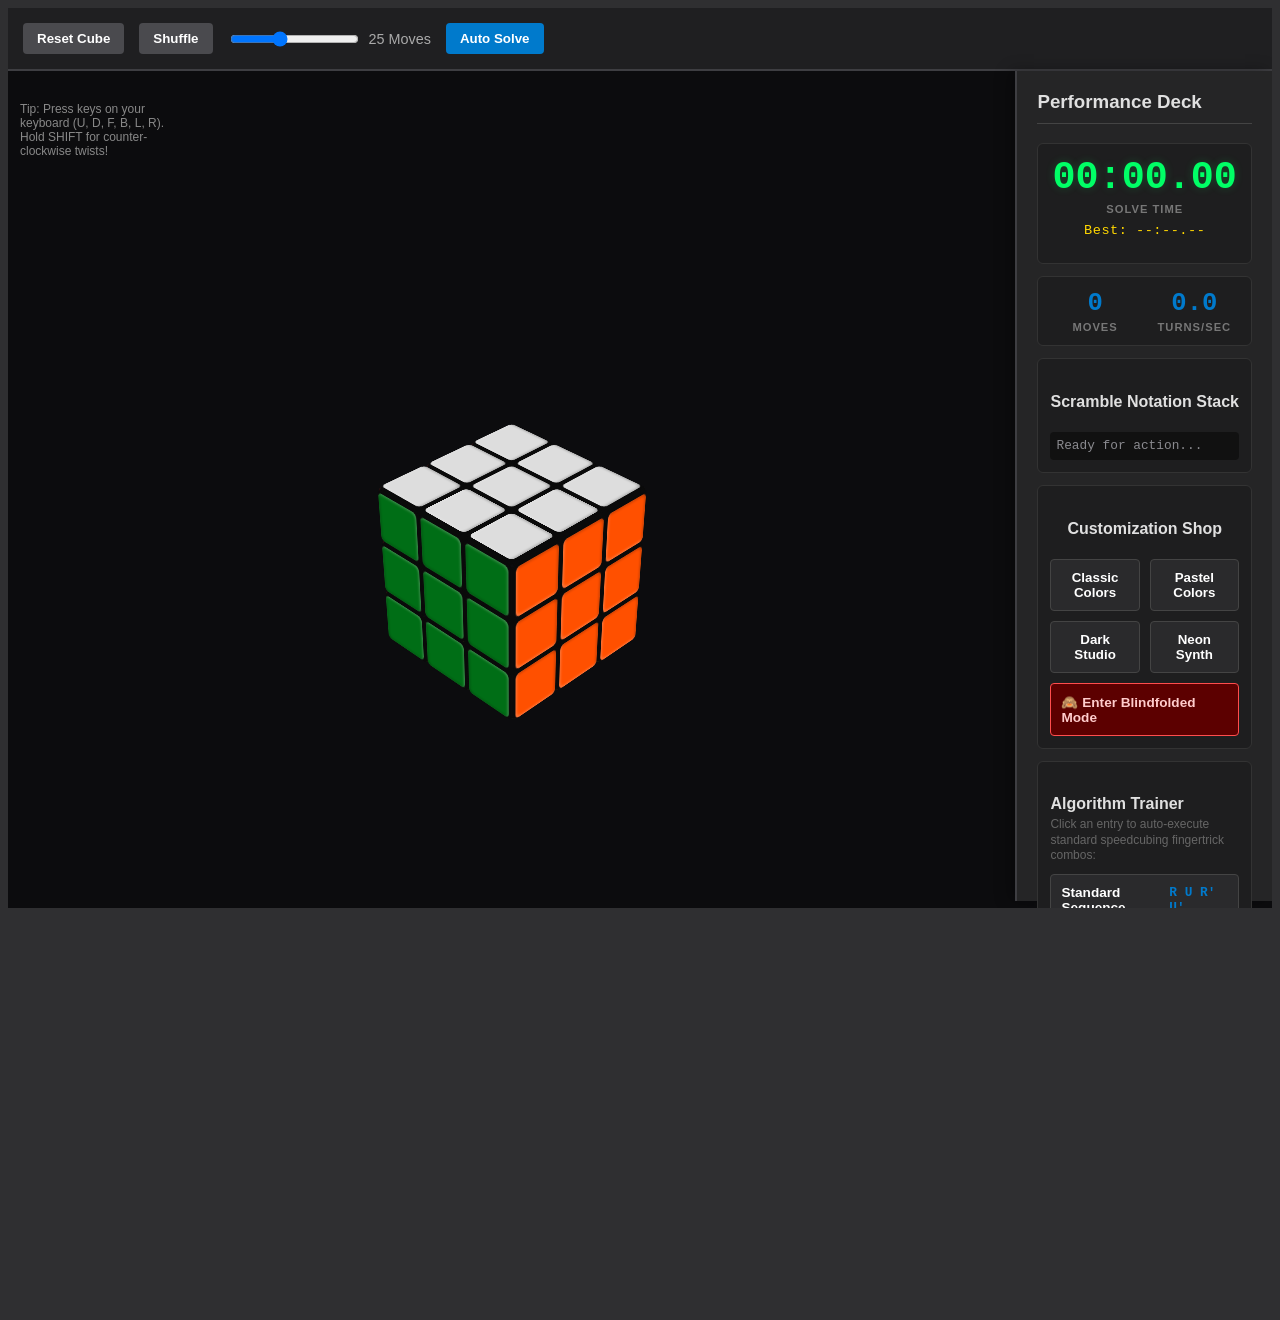
<file: index.html>
<!DOCTYPE html>
<html lang="en">
<head>
  <meta charset="UTF-8">
  <title>Rubik's Cube Simulator - Pro Dashboard</title>
  <meta name="viewport" content="width=device-width, initial-scale=1">
  <link rel="stylesheet" href="styles.css">
</head>
<body>

  <div id="control-panel">
    <button id="reset-button" onclick="resetView()">Reset Cube</button>
    <button id="shuffle-button" onclick="shuffleCube()">Shuffle</button>
    
    <div class="slider-container">
      <input id="shuffle-moves" type="range" min="10" max="50" value="25" oninput="document.getElementById('move-count-label').innerText = this.value">
      <span id="label-text"><span id="move-count-label">25</span> Moves</span>
    </div>

    <button id="solveButton">Auto Solve</button>
  </div>

  <div id="side-controls">
    <p class="control-tip">Tip: Press keys on your keyboard (U, D, F, B, L, R). Hold SHIFT for counter-clockwise twists!</p>
    <button id="rotateTop" style="display:none;"></button>
    <button id="rotateBottom" style="display:none;"></button>
    <button id="rotateFront" style="display:none;"></button>
    <button id="rotateBack" style="display:none;"></button>
    <button id="rotateLeft" style="display:none;"></button>
    <button id="rotateRight" style="display:none;"></button>
  </div>

  <div id="workspace">
    <div class="scene" id="scene">
      <div class="pivot centered" id="pivot" style="transform: rotateX(-35deg) rotateY(-135deg);">
        <div class="cube" id="cube">
          <div class="piece"><div class="element left"></div><div class="element right"></div><div class="element top"></div><div class="element bottom"></div><div class="element back"></div><div class="element front"></div></div>
          <div class="piece"><div class="element left"></div><div class="element right"></div><div class="element top"></div><div class="element bottom"></div><div class="element back"></div><div class="element front"></div></div>
          <div class="piece"><div class="element left"></div><div class="element right"></div><div class="element top"></div><div class="element bottom"></div><div class="element back"></div><div class="element front"></div></div>
          <div class="piece"><div class="element left"></div><div class="element right"></div><div class="element top"></div><div class="element bottom"></div><div class="element back"></div><div class="element front"></div></div>
          <div class="piece"><div class="element left"></div><div class="element right"></div><div class="element top"></div><div class="element bottom"></div><div class="element back"></div><div class="element front"></div></div>
          <div class="piece"><div class="element left"></div><div class="element right"></div><div class="element top"></div><div class="element bottom"></div><div class="element back"></div><div class="element front"></div></div>
          <div class="piece"><div class="element left"></div><div class="element right"></div><div class="element top"></div><div class="element bottom"></div><div class="element back"></div><div class="element front"></div></div>
          <div class="piece"><div class="element left"></div><div class="element right"></div><div class="element top"></div><div class="element bottom"></div><div class="element back"></div><div class="element front"></div></div>
          <div class="piece"><div class="element left"></div><div class="element right"></div><div class="element top"></div><div class="element bottom"></div><div class="element back"></div><div class="element front"></div></div>
          <div class="piece"><div class="element left"></div><div class="element right"></div><div class="element top"></div><div class="element bottom"></div><div class="element back"></div><div class="element front"></div></div>
          <div class="piece"><div class="element left"></div><div class="element right"></div><div class="element top"></div><div class="element bottom"></div><div class="element back"></div><div class="element front"></div></div>
          <div class="piece"><div class="element left"></div><div class="element right"></div><div class="element top"></div><div class="element bottom"></div><div class="element back"></div><div class="element front"></div></div>
          <div class="piece"><div class="element left"></div><div class="element right"></div><div class="element top"></div><div class="element bottom"></div><div class="element back"></div><div class="element front"></div></div>
          <div class="piece"><div class="element left"></div><div class="element right"></div><div class="element top"></div><div class="element bottom"></div><div class="element back"></div><div class="element front"></div></div>
          <div class="piece"><div class="element left"></div><div class="element right"></div><div class="element top"></div><div class="element bottom"></div><div class="element back"></div><div class="element front"></div></div>
          <div class="piece"><div class="element left"></div><div class="element right"></div><div class="element top"></div><div class="element bottom"></div><div class="element back"></div><div class="element front"></div></div>
          <div class="piece"><div class="element left"></div><div class="element right"></div><div class="element top"></div><div class="element bottom"></div><div class="element back"></div><div class="element front"></div></div>
          <div class="piece"><div class="element left"></div><div class="element right"></div><div class="element top"></div><div class="element bottom"></div><div class="element back"></div><div class="element front"></div></div>
          <div class="piece"><div class="element left"></div><div class="element right"></div><div class="element top"></div><div class="element bottom"></div><div class="element back"></div><div class="element front"></div></div>
          <div class="piece"><div class="element left"></div><div class="element right"></div><div class="element top"></div><div class="element bottom"></div><div class="element back"></div><div class="element front"></div></div>
          <div class="piece"><div class="element left"></div><div class="element right"></div><div class="element top"></div><div class="element bottom"></div><div class="element back"></div><div class="element front"></div></div>
          <div class="piece"><div class="element left"></div><div class="element right"></div><div class="element top"></div><div class="element bottom"></div><div class="element back"></div><div class="element front"></div></div>
          <div class="piece"><div class="element left"></div><div class="element right"></div><div class="element top"></div><div class="element bottom"></div><div class="element back"></div><div class="element front"></div></div>
          <div class="piece"><div class="element left"></div><div class="element right"></div><div class="element top"></div><div class="element bottom"></div><div class="element back"></div><div class="element front"></div></div>
          <div class="piece"><div class="element left"></div><div class="element right"></div><div class="element top"></div><div class="element bottom"></div><div class="element back"></div><div class="element front"></div></div>
          <div class="piece"><div class="element left"></div><div class="element right"></div><div class="element top"></div><div class="element bottom"></div><div class="element back"></div><div class="element front"></div></div>
        </div>
      </div>
    </div>

    <div id="tutorial-panel">
      <h3>Performance Deck</h3>
      
      <div class="deck-section">
        <div id="timer-display">00:00.00</div>
        <p class="deck-label">SOLVE TIME</p>
        <p id="pb-display" style="color: #ffd700; font-size: 0.85rem; margin-top: 8px; font-family: monospace; letter-spacing: 0.5px;">
          Best: --:--.--
        </p>
      </div>
      
      <div class="deck-section stats-grid">
        <div>
          <span id="move-counter">0</span>
          <p class="deck-label">MOVES</p>
        </div>
        <div>
          <span id="tps-counter">0.0</span>
          <p class="deck-label">TURNS/SEC</p>
        </div>
      </div>

      <div class="deck-section">
        <h4>Scramble Notation Stack</h4>
        <div id="scramble-log">Ready for action...</div>
      </div>

      <div class="deck-section">
        <h4>Customization Shop</h4>
        <div class="stats-grid" style="margin-bottom: 10px;">
          <button class="algo-btn" onclick="setTheme('standard')" style="text-align: center; justify-content: center; margin: 0;">Classic Colors</button>
          <button class="algo-btn" onclick="setTheme('pastel')" style="text-align: center; justify-content: center; margin: 0;">Pastel Colors</button>
          <button class="algo-btn" onclick="setBackground('dark')" style="text-align: center; justify-content: center; margin: 0;">Dark Studio</button>
          <button class="algo-btn" onclick="setBackground('gradient')" style="text-align: center; justify-content: center; margin: 0;">Neon Synth</button>
        </div>
        <button class="algo-btn" onclick="toggleBlindfold()" id="btn-blindfold" style="justify-content: center; background: #5c0000 !important; border-color: #ff4d4d !important; margin: 0; width: 100%;">
          <span style="font-weight: bold; color: #ffcccc;">🙈 Enter Blindfolded Mode</span>
        </button>
      </div>

      <div class="deck-section algo-trainer">
        <h4>Algorithm Trainer</h4>
        <p class="trainer-tip">Click an entry to auto-execute standard speedcubing fingertrick combos:</p>
        
        <button class="algo-btn" onclick="playAlgorithm(['right', 'top', 'right', 'top'])">
          <span>Standard Sequence</span>
          <small>R U R' U'</small>
        </button>

        <button class="algo-btn" onclick="playAlgorithm(['right', 'top', 'right', 'top', 'right', 'top', 'right', 'top', 'right', 'top', 'right', 'top'])">
          <span>Sune (OLL)</span>
          <small>R U R' U R U2 R'</small>
        </button>

        <button class="algo-btn" onclick="playAlgorithm(['right', 'top', 'right', 'top', 'right', 'front', 'right', 'right', 'top', 'right', 'top', 'right', 'top', 'right', 'front'])">
          <span>T-Permutation</span>
          <small>15-Move PLL Combo</small>
        </button>
      </div>

      <div class="deck-section algo-trainer">
        <h4>Magic Patterns</h4>
        <p class="trainer-tip">Transform a solved cube configuration into geometric art displays:</p>
        
        <button class="algo-btn" onclick="playPattern('checkerboard')">
          <span>Checkerboard Matrix</span>
          <small>U2 D2 R2 L2 F2 B2</small>
        </button>
        
        <button class="algo-btn" onclick="playPattern('cubeincube')">
          <span>Cube-in-a-Cube Nest</span>
          <small>F L F U' R U F2 L2...</small>
        </button>
      </div>

    </div>
  </div> <div id="guide">
    <div class="anchor" id="anchor3" style="transform: translateZ(3px) translateY(-33.33%) rotate(-270deg) translateY(66.67%)"></div>
    <div class="anchor" id="anchor2" style="transform: translateZ(3px) translateY(-33.33%) rotate(-180deg) translateY(66.67%)"></div>
    <div class="anchor" id="anchor1" style="transform: translateZ(3px) translateY(-33.33%) rotate(-90deg) translateY(66.67%)"></div>
    <div class="anchor" id="anchor0" style="transform: translateZ(3px) translateY(-33.33%) rotate(0deg) translateY(66.67%)"></div>
  </div>

  <script src="shuffle.js"></script>
  <script src="deck.js"></script>
</body>
</html>
</file>
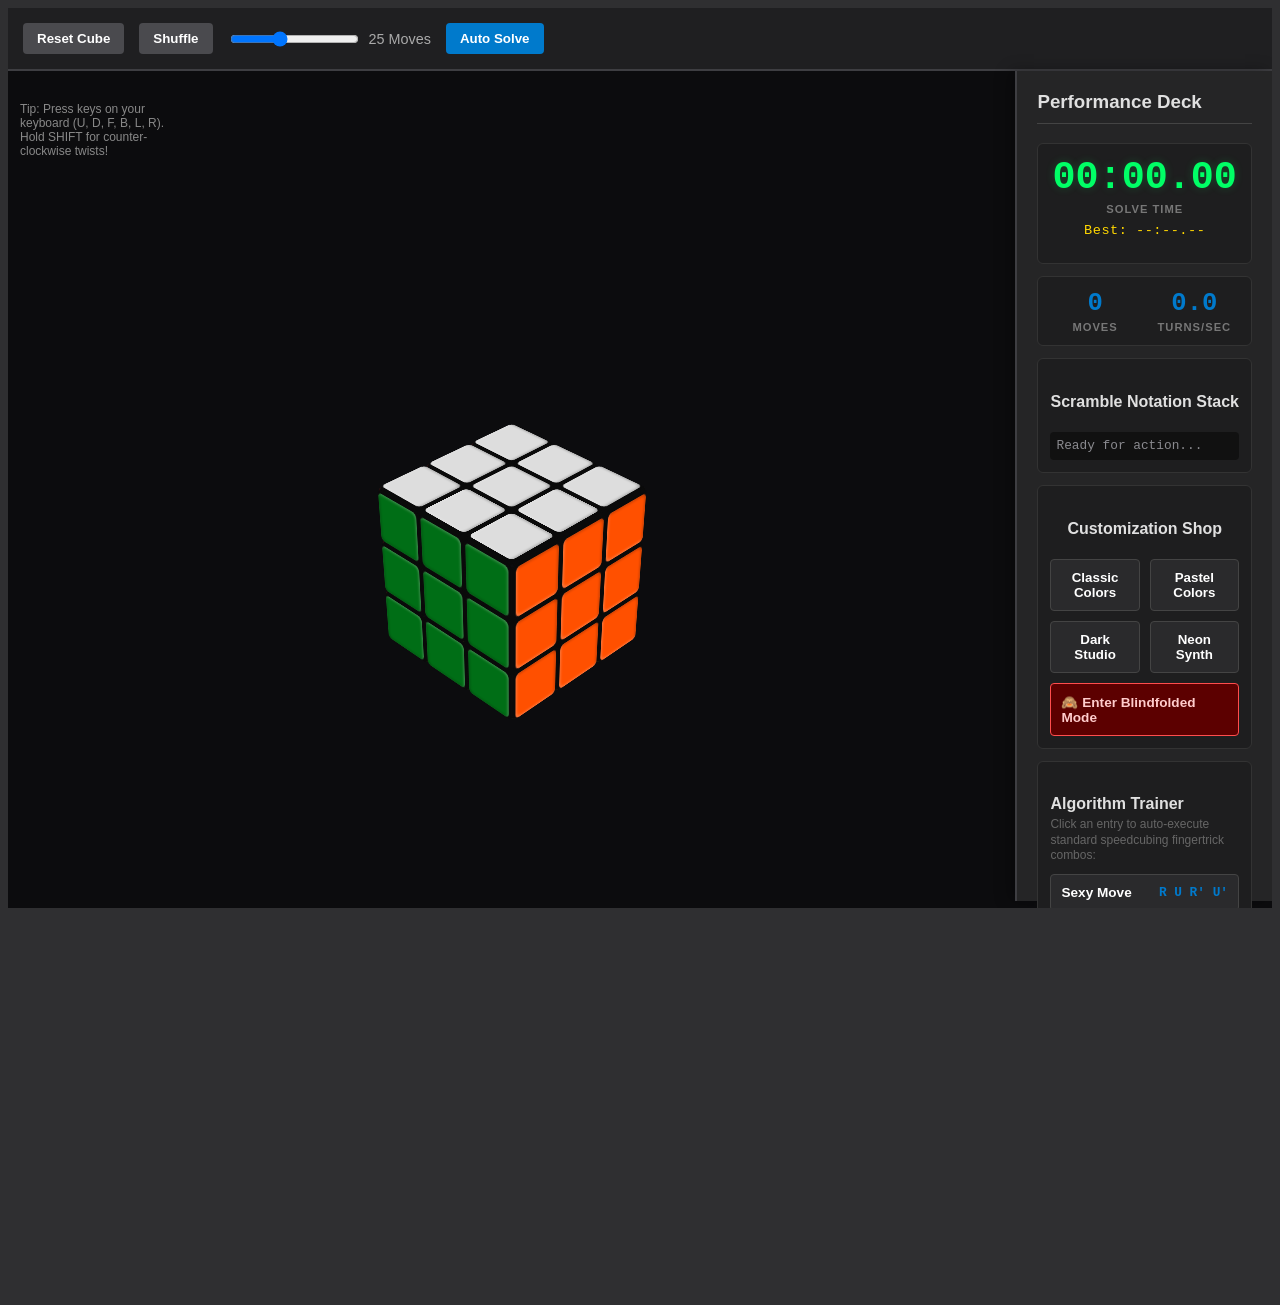
<file: cube.html>
<!DOCTYPE html>
<html lang="en">
<head>
  <meta charset="UTF-8">
  <title>Rubik's Cube Simulator - Pro Dashboard</title>
  <meta name="viewport" content="width=device-width, initial-scale=1">
  <link rel="stylesheet" href="styles.css">
</head>
<body>

  <div id="control-panel">
    <button id="reset-button" onclick="resetView()">Reset Cube</button>
    <button id="shuffle-button" onclick="shuffleCube()">Shuffle</button>
    
    <div class="slider-container">
      <input id="shuffle-moves" type="range" min="10" max="50" value="25" oninput="document.getElementById('move-count-label').innerText = this.value">
      <span id="label-text"><span id="move-count-label">25</span> Moves</span>
    </div>

    <button id="solveButton">Auto Solve</button>
  </div>

  <div id="side-controls">
    <p class="control-tip">Tip: Press keys on your keyboard (U, D, F, B, L, R). Hold SHIFT for counter-clockwise twists!</p>
    <button id="rotateTop" style="display:none;"></button>
    <button id="rotateBottom" style="display:none;"></button>
    <button id="rotateFront" style="display:none;"></button>
    <button id="rotateBack" style="display:none;"></button>
    <button id="rotateLeft" style="display:none;"></button>
    <button id="rotateRight" style="display:none;"></button>
  </div>

  <div id="workspace">
    <div class="scene" id="scene">
      <div class="pivot centered" id="pivot" style="transform: rotateX(-35deg) rotateY(-135deg);">
        <div class="cube" id="cube">
          <div class="piece"><div class="element left"></div><div class="element right"></div><div class="element top"></div><div class="element bottom"></div><div class="element back"></div><div class="element front"></div></div>
          <div class="piece"><div class="element left"></div><div class="element right"></div><div class="element top"></div><div class="element bottom"></div><div class="element back"></div><div class="element front"></div></div>
          <div class="piece"><div class="element left"></div><div class="element right"></div><div class="element top"></div><div class="element bottom"></div><div class="element back"></div><div class="element front"></div></div>
          <div class="piece"><div class="element left"></div><div class="element right"></div><div class="element top"></div><div class="element bottom"></div><div class="element back"></div><div class="element front"></div></div>
          <div class="piece"><div class="element left"></div><div class="element right"></div><div class="element top"></div><div class="element bottom"></div><div class="element back"></div><div class="element front"></div></div>
          <div class="piece"><div class="element left"></div><div class="element right"></div><div class="element top"></div><div class="element bottom"></div><div class="element back"></div><div class="element front"></div></div>
          <div class="piece"><div class="element left"></div><div class="element right"></div><div class="element top"></div><div class="element bottom"></div><div class="element back"></div><div class="element front"></div></div>
          <div class="piece"><div class="element left"></div><div class="element right"></div><div class="element top"></div><div class="element bottom"></div><div class="element back"></div><div class="element front"></div></div>
          <div class="piece"><div class="element left"></div><div class="element right"></div><div class="element top"></div><div class="element bottom"></div><div class="element back"></div><div class="element front"></div></div>
          <div class="piece"><div class="element left"></div><div class="element right"></div><div class="element top"></div><div class="element bottom"></div><div class="element back"></div><div class="element front"></div></div>
          <div class="piece"><div class="element left"></div><div class="element right"></div><div class="element top"></div><div class="element bottom"></div><div class="element back"></div><div class="element front"></div></div>
          <div class="piece"><div class="element left"></div><div class="element right"></div><div class="element top"></div><div class="element bottom"></div><div class="element back"></div><div class="element front"></div></div>
          <div class="piece"><div class="element left"></div><div class="element right"></div><div class="element top"></div><div class="element bottom"></div><div class="element back"></div><div class="element front"></div></div>
          <div class="piece"><div class="element left"></div><div class="element right"></div><div class="element top"></div><div class="element bottom"></div><div class="element back"></div><div class="element front"></div></div>
          <div class="piece"><div class="element left"></div><div class="element right"></div><div class="element top"></div><div class="element bottom"></div><div class="element back"></div><div class="element front"></div></div>
          <div class="piece"><div class="element left"></div><div class="element right"></div><div class="element top"></div><div class="element bottom"></div><div class="element back"></div><div class="element front"></div></div>
          <div class="piece"><div class="element left"></div><div class="element right"></div><div class="element top"></div><div class="element bottom"></div><div class="element back"></div><div class="element front"></div></div>
          <div class="piece"><div class="element left"></div><div class="element right"></div><div class="element top"></div><div class="element bottom"></div><div class="element back"></div><div class="element front"></div></div>
          <div class="piece"><div class="element left"></div><div class="element right"></div><div class="element top"></div><div class="element bottom"></div><div class="element back"></div><div class="element front"></div></div>
          <div class="piece"><div class="element left"></div><div class="element right"></div><div class="element top"></div><div class="element bottom"></div><div class="element back"></div><div class="element front"></div></div>
          <div class="piece"><div class="element left"></div><div class="element right"></div><div class="element top"></div><div class="element bottom"></div><div class="element back"></div><div class="element front"></div></div>
          <div class="piece"><div class="element left"></div><div class="element right"></div><div class="element top"></div><div class="element bottom"></div><div class="element back"></div><div class="element front"></div></div>
          <div class="piece"><div class="element left"></div><div class="element right"></div><div class="element top"></div><div class="element bottom"></div><div class="element back"></div><div class="element front"></div></div>
          <div class="piece"><div class="element left"></div><div class="element right"></div><div class="element top"></div><div class="element bottom"></div><div class="element back"></div><div class="element front"></div></div>
          <div class="piece"><div class="element left"></div><div class="element right"></div><div class="element top"></div><div class="element bottom"></div><div class="element back"></div><div class="element front"></div></div>
          <div class="piece"><div class="element left"></div><div class="element right"></div><div class="element top"></div><div class="element bottom"></div><div class="element back"></div><div class="element front"></div></div>
        </div>
      </div>
    </div>

    <div id="tutorial-panel">
      <h3>Performance Deck</h3>
      
      <div class="deck-section">
        <div id="timer-display">00:00.00</div>
        <p class="deck-label">SOLVE TIME</p>
        <p id="pb-display" style="color: #ffd700; font-size: 0.85rem; margin-top: 8px; font-family: monospace; letter-spacing: 0.5px;">
          Best: --:--.--
        </p>
      </div>
      
      <div class="deck-section stats-grid">
        <div>
          <span id="move-counter">0</span>
          <p class="deck-label">MOVES</p>
        </div>
        <div>
          <span id="tps-counter">0.0</span>
          <p class="deck-label">TURNS/SEC</p>
        </div>
      </div>

      <div class="deck-section">
        <h4>Scramble Notation Stack</h4>
        <div id="scramble-log">Ready for action...</div>
      </div>

      <div class="deck-section">
        <h4>Customization Shop</h4>
        <div class="stats-grid" style="margin-bottom: 10px;">
          <button class="algo-btn" onclick="setTheme('standard')" style="text-align: center; justify-content: center; margin: 0;">Classic Colors</button>
          <button class="algo-btn" onclick="setTheme('pastel')" style="text-align: center; justify-content: center; margin: 0;">Pastel Colors</button>
          <button class="algo-btn" onclick="setBackground('dark')" style="text-align: center; justify-content: center; margin: 0;">Dark Studio</button>
          <button class="algo-btn" onclick="setBackground('gradient')" style="text-align: center; justify-content: center; margin: 0;">Neon Synth</button>
        </div>
        <button class="algo-btn" onclick="toggleBlindfold()" id="btn-blindfold" style="justify-content: center; background: #5c0000 !important; border-color: #ff4d4d !important; margin: 0; width: 100%;">
          <span style="font-weight: bold; color: #ffcccc;">🙈 Enter Blindfolded Mode</span>
        </button>
      </div>

      <div class="deck-section algo-trainer">
        <h4>Algorithm Trainer</h4>
        <p class="trainer-tip">Click an entry to auto-execute standard speedcubing fingertrick combos:</p>
        
        <button class="algo-btn" onclick="playAlgorithm(['right', 'top', 'right', 'top'])">
          <span>Sexy Move</span>
          <small>R U R' U'</small>
        </button>

        <button class="algo-btn" onclick="playAlgorithm(['right', 'top', 'right', 'top', 'right', 'top', 'right', 'top', 'right', 'top', 'right', 'top'])">
          <span>Sune (OLL)</span>
          <small>R U R' U R U2 R'</small>
        </button>

        <button class="algo-btn" onclick="playAlgorithm(['right', 'top', 'right', 'top', 'right', 'front', 'right', 'right', 'top', 'right', 'top', 'right', 'top', 'right', 'front'])">
          <span>T-Permutation</span>
          <small>15-Move PLL Combo</small>
        </button>
      </div>

      <div class="deck-section algo-trainer">
        <h4>Magic Patterns</h4>
        <p class="trainer-tip">Transform a solved cube configuration into geometric art displays:</p>
        
        <button class="algo-btn" onclick="playPattern('checkerboard')">
          <span>Checkerboard Matrix</span>
          <small>U2 D2 R2 L2 F2 B2</small>
        </button>
        
        <button class="algo-btn" onclick="playPattern('cubeincube')">
          <span>Cube-in-a-Cube Nest</span>
          <small>F L F U' R U F2 L2...</small>
        </button>
      </div>

    </div>
  </div> <div id="guide">
    <div class="anchor" id="anchor3" style="transform: translateZ(3px) translateY(-33.33%) rotate(-270deg) translateY(66.67%)"></div>
    <div class="anchor" id="anchor2" style="transform: translateZ(3px) translateY(-33.33%) rotate(-180deg) translateY(66.67%)"></div>
    <div class="anchor" id="anchor1" style="transform: translateZ(3px) translateY(-33.33%) rotate(-90deg) translateY(66.67%)"></div>
    <div class="anchor" id="anchor0" style="transform: translateZ(3px) translateY(-33.33%) rotate(0deg) translateY(66.67%)"></div>
  </div>

  <script src="shuffle.js"></script>
  <script src="deck.js"></script>
</body>
</html>
</file>
<file: styles.css>
html, body {
    height: 100%;
    overflow: hidden;
    background-color: #2F2F31;
    }
    .credits {
    width: 100%;
    top: 90%;
    }
    .text {
    text-align: center;
    font-family: Helvetica;
    font-size: .8rem;
    color: grey;
    pointer-events: none;
    }
    .centered, .cube > .piece > .element > .sticker {
    position: absolute;
    top: 0;
    bottom: 0;
    left: 0;
    right: 0;
    margin: auto;
    }
    .scene {
    width: 100%;
    height: 100%;
    margin: 80px;
    perspective: 1200px;
    transform-style: preserve-3d;
    }
    .scene > .pivot {
    width: 0;
    height: 0;
    transition: .18s;
    }
    .scene .anchor {
    width: 2em;
    height: 6em;
    }
    .scene div {
    position: absolute;
    transform-style: inherit;
    }
    #piece4 > .element.top > .sticker {
    background-color: #DDD;
    }
    .cube {
    font-size: 190%;
    margin-left: -1em;
    margin-top: -1em;
    }
    .cube > .piece {
    width: 1.9em;
    height: 1.9em;
    }
    .face {
      display: inline-block;
      border: 1px solid black;
      width: 50px;
      height: 50px;
      margin: 2px;
      text-align: center;
      line-height: 1.2;
      font-size: 18px;
      font-weight: bold;
    }
    
    .cube > .piece > .element {
    width: 100%;
    height: 100%;
    background: #0A0A0A;
    outline: 1px solid transparent;
    border: 0.05em solid #0A0A0A;
    border-radius: 10%;
    }
    
    .cube > .piece > .element.left {
    transform: rotateX(0deg) rotateY(-90deg) rotateZ(180deg) translateZ(1em);
    }
    .cube > .piece > .element.right {
    transform: rotateX(0deg) rotateY(90deg) rotateZ(90deg) translateZ(1em);
    }
    .cube > .piece > .element.back {
    transform: rotateX(0deg) rotateY(180deg) rotateZ(-90deg) translateZ(1em);
    }
    .cube > .piece > .element.front {
    transform: rotateX(0deg) rotateY(0deg) rotateZ(0deg) translateZ(1em);
    }
    .cube > .piece > .element.bottom {
    transform: rotateX(-90deg) rotateY(0deg) rotateZ(-90deg) translateZ(1em);
    }
    .cube > .piece > .element.top {
    transform: rotateX(90deg) rotateY(0deg) rotateZ(180deg) translateZ(1em);
    }
    
    .cube > .piece > .element > .sticker {
    transform: translateZ(2px);
    width: 95%;
    height: 95%;
    border-radius: 10%;
    outline: 1px solid transparent;
    box-shadow: inset 0.05em 0.05em 0.2rem 0 rgba(255, 255, 255, 0.25), inset -0.05em -0.05em 0.2rem 0 rgba(0, 0, 0, 0.25);
    }
    
    .cube > .piece > .element > .sticker.blue {
    background-color: #001ca8;
    }
    .cube > .piece > .element > .sticker.green {
    background-color: #006E16;
    }
    .cube > .piece > .element > .sticker.white {
    background-color: #DDD;
    }
    .cube > .piece > .element > .sticker.yellow {
    background-color: #E0AE00;
    }
    .cube > .piece > .element > .sticker.orange {
    background-color: #FF5000;
    }
    .cube > .piece > .element > .sticker.red {
    background-color: #DF0500;
    }
  /* =========================================================================
   ADDITIONAL APP UI WORKSPACE FLEX LAYOUTS
   ========================================================================= */

#control-panel {
  background: #1f1f21;
  padding: 15px;
  display: flex;
  align-items: center;
  gap: 15px;
  border-bottom: 2px solid #3e3e42;
}

button {
  background: #4a4a4e;
  color: #fff;
  border: none;
  padding: 8px 14px;
  border-radius: 4px;
  cursor: pointer;
  font-weight: bold;
  transition: background 0.2s;
}

button:hover {
  background: #606066;
}

#solveButton {
  background: #007acc;
}
#solveButton:hover {
  background: #0098ff;
}

.slider-container {
  display: flex;
  align-items: center;
  gap: 8px;
  color: #aaa;
  font-family: sans-serif;
  font-size: 0.9rem;
}

#side-controls {
  position: absolute;
  left: 20px;
  top: 90px;
  display: flex;
  flex-direction: column;
  gap: 8px;
  z-index: 10;
}

.control-tip {
  color: #888;
  font-family: sans-serif;
  font-size: 0.75rem;
  max-width: 160px;
  margin-bottom: 5px;
}

#workspace {
  display: flex;
  width: 100%;
  height: calc(100% - 70px);
}

#tutorial-panel {
  width: 320px;
  background: #252526;
  border-left: 2px solid #3e3e42;
  padding: 20px;
  display: flex;
  flex-direction: column;
  color: #e0e0e0;
  font-family: sans-serif;
  box-shadow: -5px 0 15px rgba(0,0,0,0.3);
  z-index: 5;
}

#tutorial-panel h3 {
  margin-top: 0;
  border-bottom: 1px solid #444;
  padding-bottom: 10px;
}

.slide-view {
  flex: 1;
  display: flex;
  flex-direction: column;
  justify-content: center;
  align-items: center;
  gap: 15px;
}

.slide-view img {
  max-width: 100%;
  max-height: 220px;
  border-radius: 6px;
  border: 3px solid #111;
}

#info {
  font-size: 1.1rem;
  font-weight: bold;
  color: #007acc;
}

.slide-actions {
  display: flex;
  justify-content: space-between;
  margin-top: 20px;
}

/* =========================================================================
   PERFORMANCE DECK AND ALGORITHM TRAINER CARD UI
   ========================================================================= */

.deck-section {
  background: #1e1e1f;
  border-radius: 6px;
  padding: 12px;
  margin-bottom: 12px;
  text-align: center;
  border: 1px solid #333;
}

#timer-display {
  font-family: monospace;
  font-size: 2.4rem;
  color: #00ff66;
  text-shadow: 0 0 10px rgba(0, 255, 102, 0.2);
  font-weight: bold;
}

.deck-label {
  font-size: 0.7rem;
  color: #777;
  letter-spacing: 1px;
  margin: 3px 0 0 0;
  font-weight: bold;
}

.stats-grid {
  display: grid;
  grid-template-columns: 1fr 1fr;
  gap: 10px;
}

.stats-grid span {
  font-size: 1.6rem;
  font-weight: bold;
  color: #007acc;
  font-family: monospace;
}

#scramble-log {
  font-family: monospace;
  font-size: 0.8rem;
  color: #8a8a8f;
  word-wrap: break-word;
  max-height: 60px;
  overflow-y: auto;
  margin-top: 6px;
  background: #111;
  padding: 6px;
  border-radius: 4px;
  text-align: left;
  line-height: 1.3;
}

.algo-trainer {
  text-align: left !important;
}

.algo-trainer h4 {
  margin-bottom: 4px;
}

.trainer-tip {
  font-size: 0.75rem;
  color: #666;
  margin: 0 0 10px 0;
  line-height: 1.3;
}

.algo-btn {
  width: 100%;
  background: #2a2a2c !important;
  border: 1px solid #444 !important;
  padding: 10px !important;
  margin-bottom: 8px;
  display: flex;
  justify-content: space-between;
  align-items: center;
  border-radius: 4px !important;
  text-align: left;
}

.algo-btn:hover {
  background: #3a3a3c !important;
  border-color: #007acc !important;
}

.algo-btn span {
  color: #fff;
  font-size: 0.85rem;
}

.algo-btn small {
  color: #007acc;
  font-family: monospace;
  font-weight: bold;
  font-size: 0.8rem;
}
/* =========================================================================
   PRO DASHBOARD EXTENSIONS - PERFORMANCE DECK & CUSTOMIZATION ELEMENTS
   ========================================================================= */

.deck-section {
  background: #1e1e1f;
  border-radius: 6px;
  padding: 12px;
  margin-bottom: 12px;
  text-align: center;
  border: 1px solid #333;
}

#timer-display {
  font-family: monospace;
  font-size: 2.4rem;
  color: #00ff66;
  text-shadow: 0 0 10px rgba(0, 255, 102, 0.2);
  font-weight: bold;
}

.deck-label {
  font-size: 0.7rem;
  color: #777;
  letter-spacing: 1px;
  margin: 3px 0 0 0;
  font-weight: bold;
}

.stats-grid {
  display: grid;
  grid-template-columns: 1fr 1fr;
  gap: 10px;
}

.stats-grid span {
  font-size: 1.6rem;
  font-weight: bold;
  color: #007acc;
  font-family: monospace;
}

#scramble-log {
  font-family: monospace;
  font-size: 0.8rem;
  color: #8a8a8f;
  word-wrap: break-word;
  max-height: 60px;
  overflow-y: auto;
  margin-top: 6px;
  background: #111;
  padding: 6px;
  border-radius: 4px;
  text-align: left;
  line-height: 1.3;
}

.algo-trainer {
  text-align: left !important;
}

.algo-trainer h4 {
  margin-bottom: 4px;
}

.trainer-tip {
  font-size: 0.75rem;
  color: #666;
  margin: 0 0 10px 0;
  line-height: 1.3;
}

.algo-btn {
  width: 100%;
  background: #2a2a2c !important;
  border: 1px solid #444 !important;
  padding: 10px !important;
  margin-bottom: 8px;
  display: flex;
  justify-content: space-between;
  align-items: center;
  border-radius: 4px !important;
  text-align: left;
  cursor: pointer;
  box-sizing: border-box;
}

.algo-btn:hover {
  background: #3a3a3c !important;
  border-color: #007acc !important;
}

.algo-btn span {
  color: #fff;
  font-size: 0.85rem;
}

.algo-btn small {
  color: #007acc;
  font-family: monospace;
  font-weight: bold;
  font-size: 0.8rem;
}

/* =========================================================================
   FIXED CUSTOMIZATION THEME SHOP OVERRIDES
   ========================================================================= */

/* 1. ENVIRONMENT BACKGROUNDS (Changes the whole screen color) */
body, body.bg-dark {
  background: #0c0c0e !important;
}

body.bg-gradient {
  background: radial-gradient(circle at center, #230b4d 0%, #0d0d1a 100%) !important;
}

/* 2. CUBE STICKER THEMES (Forces the stickers to change color) */

/* Default / Classic Colors Explicit Definition */
body .sticker.blue   { background-color: #0046ad; }
body .sticker.green  { background-color: #009b48; }
body .sticker.white  { background-color: #ffffff; }
body .sticker.yellow { background-color: #ffd500; }
body .sticker.orange { background-color: #ff5800; }
body .sticker.red    { background-color: #b71234; }

/* Pastel Palette Overrides (Enforced with higher specificity) */
body.theme-pastel .sticker.blue   { background-color: #bae1ff !important; }
body.theme-pastel .sticker.green  { background-color: #baffc9 !important; }
body.theme-pastel .sticker.white  { background-color: #fdfdff !important; }
body.theme-pastel .sticker.yellow { background-color: #ffffba !important; }
body.theme-pastel .sticker.orange { background-color: #ffdfba !important; }
body.theme-pastel .sticker.red    { background-color: #ffb3ba !important; }

/* Blindfolded Mode Dynamic Wipeout */
body.blindfolded .sticker {
  background-color: #1a1a1a !important;
  box-shadow: inset 0 0 15px #000000 !important;
  border: 1px solid #111111 !important;
}
</file>
